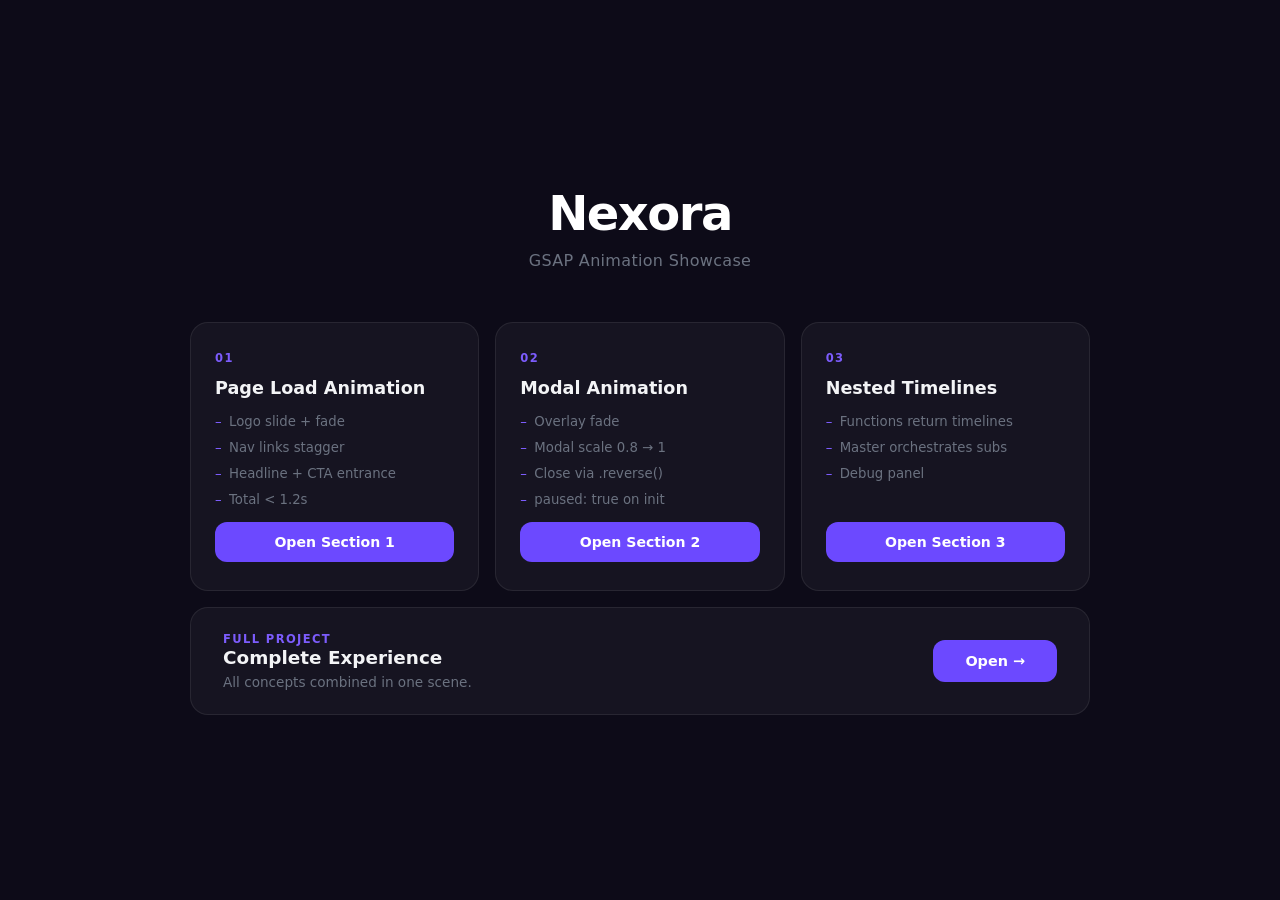
<file: index.html>
<!DOCTYPE html>
<html lang="en">

<head>
  <meta charset="UTF-8" />
  <meta name="viewport" content="width=device-width, initial-scale=1.0" />
  <title>Nexora</title>
  <link rel="icon" type="image/x-icon" href="Section 3 - Nested Timeline/img/logoo.ico" />
  <style>
    * {
      margin: 0;
      padding: 0;
      box-sizing: border-box;
    }

    body {
      background: #0d0b18;
      min-height: 100vh;
      display: flex;
      flex-direction: column;
      align-items: center;
      justify-content: center;
      padding: 60px 24px;
      font-family: 'Segoe UI', system-ui, -apple-system, sans-serif;
      color: #fff;
    }

    .hero {
      text-align: center;
      margin-bottom: 52px;
    }

    .hero h1 {
      font-size: 3rem;
      font-weight: 700;
      letter-spacing: -1.5px;
      margin-bottom: 10px;
    }

    .hero p {
      color: #6b7280;
      font-size: 1rem;
      font-weight: 400;
      letter-spacing: 0.02em;
    }

    .grid {
      display: grid;
      grid-template-columns: repeat(3, 1fr);
      gap: 16px;
      width: 100%;
      max-width: 900px;
    }

    .card {
      background: rgba(255, 255, 255, 0.04);
      border: 1px solid rgba(255, 255, 255, 0.08);
      border-radius: 18px;
      padding: 28px 24px;
      color: #fff;
      display: flex;
      flex-direction: column;
      gap: 12px;
      transition: border-color 0.25s, background 0.25s;
    }

    .card:hover {
      background: rgba(108, 73, 255, 0.07);
      border-color: rgba(108, 73, 255, 0.35);
    }

    .num {
      font-size: 0.72rem;
      color: #7c5cfc;
      font-weight: 600;
      letter-spacing: 0.12em;
      text-transform: uppercase;
    }

    .card h2 {
      font-size: 1.1rem;
      font-weight: 600;
      color: #f3f4f6;
      line-height: 1.3;
    }

    .tasks {
      display: flex;
      flex-direction: column;
      gap: 6px;
      flex: 1;
    }

    .t {
      font-size: 0.83rem;
      color: #6b7280;
      padding-left: 14px;
      position: relative;
      line-height: 1.5;
    }

    .t::before {
      content: '–';
      position: absolute;
      left: 0;
      color: #7c5cfc;
    }

    .btn {
      display: block;
      text-align: center;
      background: #6c49ff;
      color: #fff;
      font-size: 0.88rem;
      font-weight: 600;
      padding: 12px;
      border-radius: 12px;
      text-decoration: none;
      margin-top: auto;
      transition: background 0.2s, transform 0.15s;
    }

    .btn:hover {
      background: #7d5cff;
      transform: translateY(-2px);
    }

    /* Full-width bottom card */
    .full {
      grid-column: 1 / -1;
      display: flex;
      flex-direction: row;
      align-items: center;
      justify-content: space-between;
      gap: 16px;
      padding: 24px 32px;
    }

    .full-left h2 {
      font-size: 1.15rem;
      font-weight: 600;
      margin-bottom: 4px;
    }

    .full-left p {
      color: #6b7280;
      font-size: 0.85rem;
    }

    .btn-full {
      background: #6c49ff;
      color: #fff;
      font-size: 0.9rem;
      font-weight: 600;
      padding: 13px 32px;
      border-radius: 12px;
      text-decoration: none;
      white-space: nowrap;
      flex-shrink: 0;
      transition: background 0.2s, transform 0.15s;
    }

    .btn-full:hover {
      background: #7d5cff;
      transform: translateY(-2px);
    }

    @media (max-width: 640px) {
      .grid {
        grid-template-columns: 1fr;
      }

      .hero h1 {
        font-size: 2.2rem;
      }

      .full {
        flex-direction: column;
        align-items: flex-start;
      }
    }
  </style>
</head>

<body>
  <div class="hero">
    <h1>Nexora</h1>
    <p>GSAP Animation Showcase</p>
  </div>
  <div class="grid">
    <div class="card">
      <div class="num">01</div>
      <h2>Page Load Animation</h2>
      <div class="tasks">
        <span class="t">Logo slide + fade</span>
        <span class="t">Nav links stagger</span>
        <span class="t">Headline + CTA entrance</span>
        <span class="t">Total &lt; 1.2s</span>
      </div>
      <a class="btn" href="./Section 1 - Page Loading/">Open Section 1</a>
    </div>
    <div class="card">
      <div class="num">02</div>
      <h2>Modal Animation</h2>
      <div class="tasks">
        <span class="t">Overlay fade</span>
        <span class="t">Modal scale 0.8 → 1</span>
        <span class="t">Close via .reverse()</span>
        <span class="t">paused: true on init</span>
      </div>
      <a class="btn" href="./Section 2 - Modal/">Open Section 2</a>
    </div>
    <div class="card">
      <div class="num">03</div>
      <h2>Nested Timelines</h2>
      <div class="tasks">
        <span class="t">Functions return timelines</span>
        <span class="t">Master orchestrates subs</span>
        <span class="t">Debug panel</span>
      </div>
      <a class="btn" href="./Section 3 - Nested Timeline/">Open Section 3</a>
    </div>
    <div class="card full">
      <div class="full-left">
        <div class="num">Full Project</div>
        <h2>Complete Experience</h2>
        <p>All concepts combined in one scene.</p>
      </div>
      <a class="btn-full" href="./Full Project/">Open →</a>
    </div>
  </div>
</body>

</html>
</file>
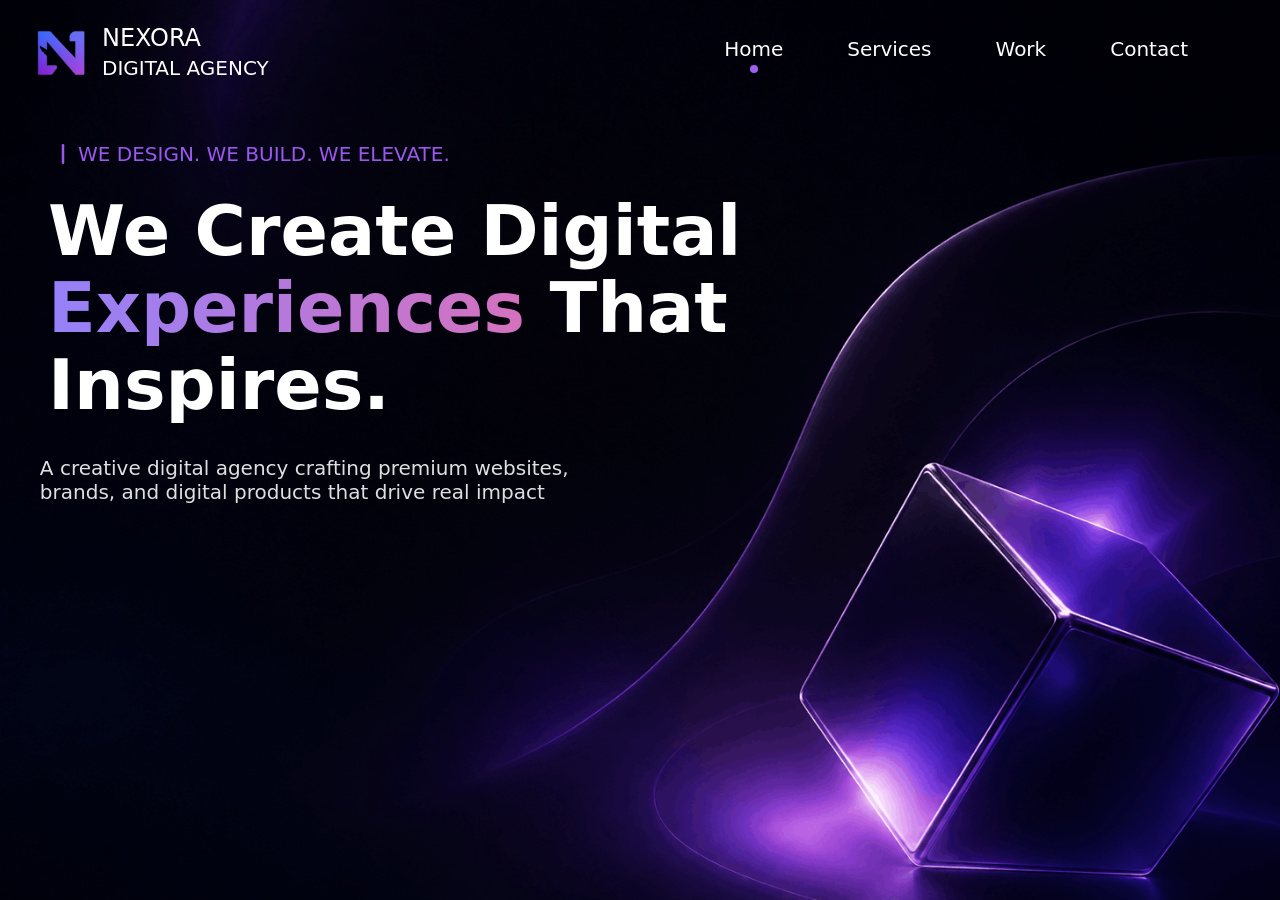
<file: Section 1 - Page Loading/index.html>
<!doctype html>
<html lang="en">
  <head>
    <meta charset="UTF-8" />
    <meta name="viewport" content="width=device-width, initial-scale=1.0" />
    <link rel="stylesheet" href="bootstrap-5.3.3-dist/css/bootstrap.min.css" />
    <link rel="stylesheet" href="style.css" />
    <link rel="icon" type="image/x-icon" href="img/logoo.ico" />
    <title>NEXORA</title>
  </head>

  <body>
    <!-- 
    TASK: Page Loading Animation using GSAP Timeline
    1. Initialize a GSAP Timeline with global defaults (ease and duration).
    2. Animate the Logo (slide down + fade in).
    3. Animate the Nav Links (fade in with a slight stagger).
    4. Animate the Main Headline (slide right + fade in).
    5. Animate the CTA Button (scale up + fade in).
    Constraint: Total duration must be under 1.2s. 
  -->

    <header
      class="pb-5 min-vh-100"
      style="
        background-image: url(img/Background.png);
        background-position: center center;
        background-size: cover;
      "
    >
      <!-- navbar -->
      <nav class="navbar navbar-expand-lg">
        <div class="container-fluid pt-3">
          <!-- logo -->
          <a class="text-white text-decoration-none ps-4" href="#">
            <div class="NexoraIcon d-flex align-items-center gap-3">
              <img src="img/logoo.png" alt="NEXORA" style="width: 50px" />

              <div>
                <h4 class="mb-0">NEXORA</h4>
                <p class="mb-0 lead">DIGITAL AGENCY</p>
              </div>
            </div>
          </a>
          <!-- collapse button -->
          <button
            class="navbar-toggler"
            type="button"
            data-bs-toggle="collapse"
            data-bs-target="#navbarSupportedContent"
            aria-controls="navbarSupportedContent"
            aria-expanded="false"
            aria-label="Toggle navigation"
          >
            <span
              class="navbar-toggler-icon"
              style="filter: invert(100%)"
            ></span>
          </button>
          <!-- navbar items -->
          <div class="collapse navbar-collapse" id="navbarSupportedContent">
            <ul class="navbar-nav ms-auto me-md-5">
              <li class="nav-item active px-4">
                <a class="nav-link text-white fs-5" aria-current="page" href="#"
                  >Home</a
                >
              </li>
              <li class="nav-item px-4">
                <a class="nav-link text-white fs-5" aria-current="page" href="#"
                  >Services</a
                >
              </li>
              <li class="nav-item px-4">
                <a class="nav-link text-white fs-5" aria-current="page" href="#"
                  >Work</a
                >
              </li>
              <li class="nav-item px-4">
                <a class="nav-link text-white fs-5" aria-current="page" href="#"
                  >Contact</a
                >
              </li>
            </ul>
          </div>
        </div>
      </nav>
      <div class="container-fluid pb-3">
        <div class="row">
          <div
            class="headerContent col-md-8 col-12 d-flex flex-column ps-md-5 px-3 pt-4"
          >
            <div class="Text1 pt-md-4 pt-5 d-flex align-items-center">
              <svg
                width="30px"
                height="30px"
                viewBox="0 0 24 24"
                fill="none"
                xmlns="http://www.w3.org/2000/svg"
              >
                <g id="Interface / Line_L">
                  <path
                    id="Vector"
                    d="M12 19V5"
                    stroke="#9a58ee"
                    stroke-width="2"
                    stroke-linecap="round"
                    stroke-linejoin="round"
                  />
                </g>
              </svg>
              <h5 style="color: #9a58ee; margin-bottom: 0">
                WE DESIGN. WE BUILD. WE ELEVATE.
              </h5>
            </div>
            <div class="HeadLine pt-md-4 pt-5">
              <p
                class="text-white"
                style="
                  font-size: clamp(32px, 6vw, 70px);
                  font-weight: 700;
                  line-height: 1.1;
                "
              >
                We Create Digital
                <span
                  style="
                    background: #9581f9;
                    background: linear-gradient(
                      to right,
                      #9581f9 0%,
                      #d571be 100%
                    );
                    -webkit-background-clip: text;
                    -webkit-text-fill-color: transparent;
                  "
                  >Experiences</span
                >
                That Inspires.
              </p>
            </div>
            <div class="Text2 pt-md-3 pt-4">
              <h5 class="text-light" style="font-size: clamp(16px, 3vw, 20px)">
                A creative digital agency crafting premium websites, <br />
                brands, and digital products that drive real impact
              </h5>
            </div>
            <!-- Button -->
            <div class="Button pt-md-3 pt-4">
              <button
                class="btn p-3 text-white CTA"
                style="
                  background: linear-gradient(90deg, #4f2cd9, #8d2ce2);
                  border-radius: 13px;
                "
              >
                Let's Build Something
                <svg
                  width="40px"
                  height="40px"
                  viewBox="0 0 24 24"
                  fill="none"
                  xmlns="http://www.w3.org/2000/svg"
                >
                  <path
                    d="M4 12H20M20 12L16 8M20 12L16 16"
                    stroke="#fff"
                    stroke-width="1"
                    stroke-linecap="round"
                    stroke-linejoin="round"
                  />
                </svg>
              </button>
            </div>
            <!-- Innovation Brands Section -->
            <div
              class="Brands mt-5 p-2 p-md-4 border rounded-4 d-inline-flex flex-column"
              style="max-width: fit-content;"
            >
              <div>
                <p class="text-white">TRUSTED BY INNOVATION BRANDS</p>
              </div>
              <!-- Brands -->
              <div class="row g-2 g-md-3 justify-content-center" style="max-width: fit-content;">
                <!-- Loom -->
                <div class="col-6 col-md-3 d-flex justify-content-center align-items-center gap-1">
                  <svg
                    class="brand-icon"
                    viewBox="0 0 16 16"
                    xmlns="http://www.w3.org/2000/svg"
                    fill="none"
                  >
                    <path
                      fill="#fff"
                      d="M15 7.222h-4.094l3.546-2.047-.779-1.35-3.545 2.048 2.046-3.546-1.349-.779L8.78 5.093V1H7.22v4.094L5.174 1.548l-1.348.779 2.046 3.545-3.545-2.046-.779 1.348 3.546 2.047H1v1.557h4.093l-3.545 2.047.779 1.35 3.545-2.047-2.047 3.545 1.35.779 2.046-3.546V15h1.557v-4.094l2.047 3.546 1.349-.779-2.047-3.546 3.545 2.047.779-1.349-3.545-2.046h4.093L15 7.222zm-7 2.896a2.126 2.126 0 110-4.252 2.126 2.126 0 010 4.252z"
                    />
                  </svg>
                  <p class="mb-0 text-white">Loom</p>
                </div>
                <!-- Slack -->
                <div class="col-6 col-md-3 d-flex justify-content-center align-items-center gap-1">
                  <svg
                    fill="#fff"
                    class="brand-icon"
                    viewBox="0 0 24 24"
                    role="img"
                    xmlns="http://www.w3.org/2000/svg"
                  >
                    <title>Slack icon</title>
                    <path
                      d="M5.042 15.165a2.528 2.528 0 0 1-2.52 2.523A2.528 2.528 0 0 1 0 15.165a2.527 2.527 0 0 1 2.522-2.52h2.52v2.52zM6.313 15.165a2.527 2.527 0 0 1 2.521-2.52 2.527 2.527 0 0 1 2.521 2.52v6.313A2.528 2.528 0 0 1 8.834 24a2.528 2.528 0 0 1-2.521-2.522v-6.313zM8.834 5.042a2.528 2.528 0 0 1-2.521-2.52A2.528 2.528 0 0 1 8.834 0a2.528 2.528 0 0 1 2.521 2.522v2.52H8.834zM8.834 6.313a2.528 2.528 0 0 1 2.521 2.521 2.528 2.528 0 0 1-2.521 2.521H2.522A2.528 2.528 0 0 1 0 8.834a2.528 2.528 0 0 1 2.522-2.521h6.312zM18.956 8.834a2.528 2.528 0 0 1 2.522-2.521A2.528 2.528 0 0 1 24 8.834a2.528 2.528 0 0 1-2.522 2.521h-2.522V8.834zM17.688 8.834a2.528 2.528 0 0 1-2.523 2.521 2.527 2.527 0 0 1-2.52-2.521V2.522A2.527 2.527 0 0 1 15.165 0a2.528 2.528 0 0 1 2.523 2.522v6.312zM15.165 18.956a2.528 2.528 0 0 1 2.523 2.522A2.528 2.528 0 0 1 15.165 24a2.527 2.527 0 0 1-2.52-2.522v-2.522h2.52zM15.165 17.688a2.527 2.527 0 0 1-2.52-2.523 2.526 2.526 0 0 1 2.52-2.52h6.313A2.527 2.527 0 0 1 24 15.165a2.528 2.528 0 0 1-2.522 2.523h-6.313z"
                    />
                  </svg>
                  <p class="mb-0 text-white">Slack</p>
                </div>
                <!-- Notion -->
                <div class="col-6 col-md-3 d-flex justify-content-center align-items-center gap-1">
                  <svg
                    class="brand-icon"
                    viewBox="0 0 32 32"
                    fill="none"
                    xmlns="http://www.w3.org/2000/svg"
                  >
                    <path
                      fill-rule="evenodd"
                      clip-rule="evenodd"
                      d="M5.716 29.2178L2.27664 24.9331C1.44913 23.9023 1 22.6346 1 21.3299V5.81499C1 3.86064 2.56359 2.23897 4.58071 2.10125L20.5321 1.01218C21.691 0.933062 22.8428 1.24109 23.7948 1.8847L29.3992 5.67391C30.4025 6.35219 31 7.46099 31 8.64426V26.2832C31 28.1958 29.4626 29.7793 27.4876 29.9009L9.78333 30.9907C8.20733 31.0877 6.68399 30.4237 5.716 29.2178Z"
                    />
                    <path
                      d="M11.2481 13.5787V13.3756C11.2481 12.8607 11.6605 12.4337 12.192 12.3982L16.0633 12.1397L21.417 20.0235V13.1041L20.039 12.9204V12.824C20.039 12.303 20.4608 11.8732 20.9991 11.8456L24.5216 11.6652V12.1721C24.5216 12.41 24.3446 12.6136 24.1021 12.6546L23.2544 12.798V24.0037L22.1906 24.3695C21.3018 24.6752 20.3124 24.348 19.8036 23.5803L14.6061 15.7372V23.223L16.2058 23.5291L16.1836 23.6775C16.1137 24.1423 15.7124 24.4939 15.227 24.5155L11.2481 24.6926C11.1955 24.1927 11.5701 23.7456 12.0869 23.6913L12.6103 23.6363V13.6552L11.2481 13.5787Z"
                      fill="#fff"
                    />
                    <path
                      fill-rule="evenodd"
                      clip-rule="evenodd"
                      d="M20.6749 2.96678L4.72347 4.05585C3.76799 4.12109 3.02734 4.88925 3.02734 5.81499V21.3299C3.02734 22.1997 3.32676 23.0448 3.87843 23.7321L7.3178 28.0167C7.87388 28.7094 8.74899 29.0909 9.65435 29.0352L27.3586 27.9454C28.266 27.8895 28.9724 27.1619 28.9724 26.2832V8.64426C28.9724 8.10059 28.6979 7.59115 28.2369 7.27951L22.6325 3.49029C22.0613 3.10413 21.3702 2.91931 20.6749 2.96678ZM5.51447 6.057C5.29261 5.89274 5.3982 5.55055 5.6769 5.53056L20.7822 4.44711C21.2635 4.41259 21.7417 4.54512 22.1309 4.82088L25.1617 6.96813C25.2767 7.04965 25.2228 7.22563 25.0803 7.23338L9.08387 8.10336C8.59977 8.12969 8.12193 7.98747 7.73701 7.7025L5.51447 6.057ZM8.33357 10.8307C8.33357 10.311 8.75341 9.88177 9.29027 9.85253L26.203 8.93145C26.7263 8.90296 27.1667 9.30534 27.1667 9.81182V25.0853C27.1667 25.604 26.7484 26.0328 26.2126 26.0633L9.40688 27.0195C8.8246 27.0527 8.33357 26.6052 8.33357 26.0415V10.8307Z"
                      fill="#fff"
                    />
                  </svg>
                  <p class="mb-0 text-white">Notion</p>
                </div>
                <!-- Github -->
                <div class="col-6 col-md-3 d-flex justify-content-center align-items-center gap-1">
                  <svg
                    class="brand-icon"
                    viewBox="0 0 24 24"
                    xmlns="http://www.w3.org/2000/svg"
                    fill="none"
                  >
                    <path
                      stroke="#fff"
                      stroke-linecap="round"
                      stroke-linejoin="round"
                      stroke-width="2"
                      d="M8.5 21c2-2-.5-6 3.5-6m0 0c-3 0-7-1-7-5 0-1.445.116-2.89.963-4V3L9 4.283C9.821 4.101 10.81 4 12 4s2.178.1 3 .283L18 3v2.952c.88 1.116 1 2.582 1 4.048 0 4-4 5-7 5Zm0 0c4 0 1.5 4 3.5 6M3 15c3 0 1.5 4 6 3"
                    />
                  </svg>
                  <p class="mb-0 text-white">Github</p>
                </div>
              </div>
            </div>
          </div>
        </div>
      </div>
    </header>
    <script src="bootstrap-5.3.3-dist/js/bootstrap.bundle.min.js"></script>
    <script src="GsapJS/gsap.min.js"></script>
    <script src="main.js"></script>
  </body>
</html>
</file>
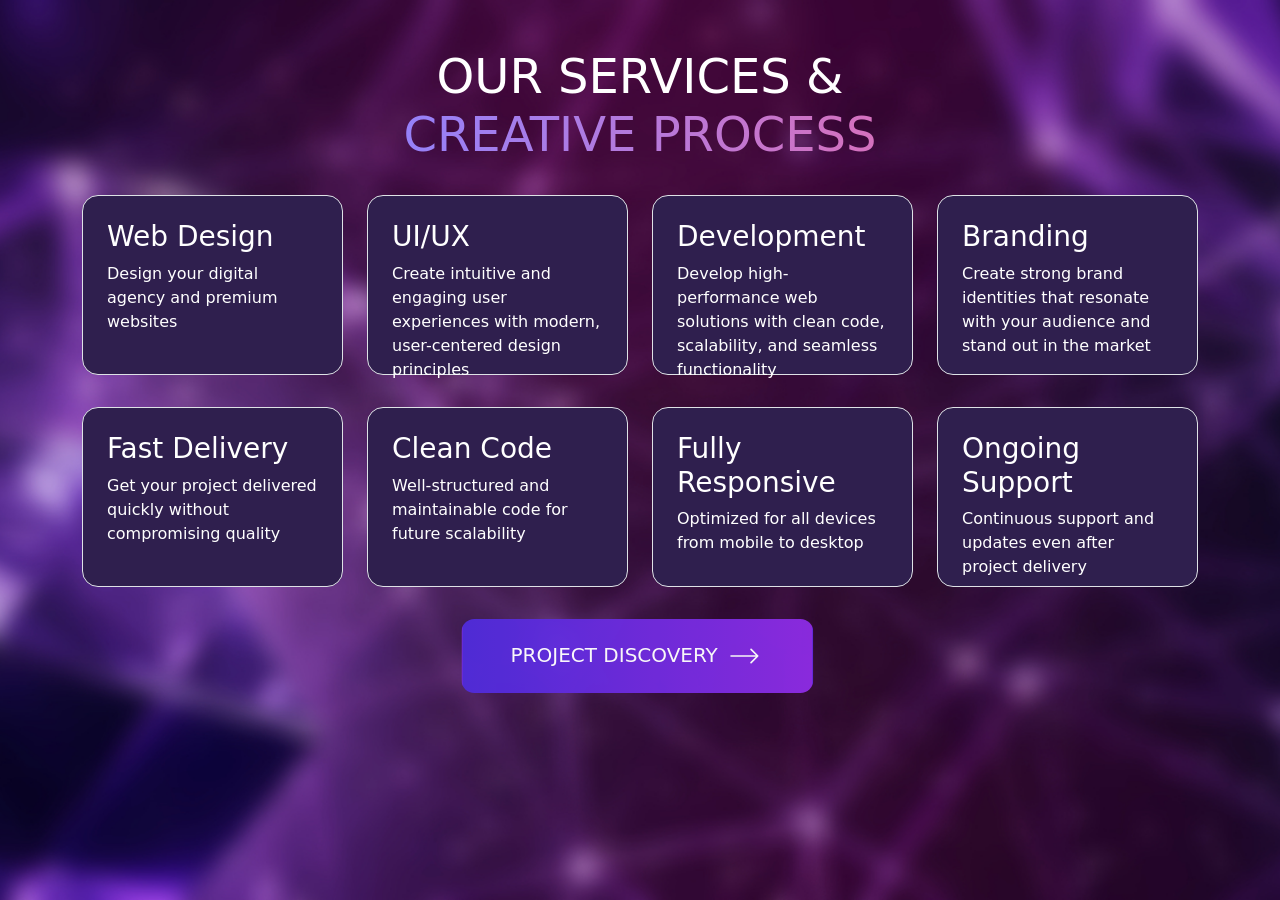
<file: Section 2 - Modal/index.html>
<!doctype html>
<html lang="en">
  <head>
    <meta charset="UTF-8" />
    <meta name="viewport" content="width=device-width, initial-scale=1.0" />
    <link rel="icon" type="image/x-icon" href="img/logoo.ico" />
    <link rel="stylesheet" href="bootstrap-5.3.3-dist/css/bootstrap.min.css" />
    <link rel="stylesheet" href="style.css" />
    <title>NEXORA</title>
  </head>
  <!-- 
      Task:
      Create a modal open/close animation.
      The modal should scale from 0.8 to 1 with opacity.
      The overlay should fade in at the same time.
      The close animation should be the same as open but using reverse(), not a separate animation.
      Use paused: true.
    -->
  <body>
    <div class="section2 min-vh-100 px-3 px-md-0">
      <div class="d-flex justify-content-center pt-5">
        <h2 id="ServicesHeadText" class="text-center text-white" style="font-size: 48px">
          OUR SERVICES & <br />
          <span
            style="
              background: #9581f9;
              background: linear-gradient(to right, #9581f9 0%, #d571be 100%);
              -webkit-background-clip: text;
              -webkit-text-fill-color: transparent;
            "
            >CREATIVE PROCESS</span
          >
        </h2>
      </div>
      <div class="container pt-4">
        <div class="row mb-lg-4 mb-md-1 mb-3">
          <div class="col-lg-3 col-md-6 col-12">
            <div
              id="service"
              class="text-white w-100 border rounded-4 p-4 mb-md-2 mb-3 mb-lg-2"
              style="background-color: #2f1f4e; height: 180px"
            >
              <h3>Web Design</h3>
              <p>Design your digital agency and premium websites</p>
            </div>
          </div>
          <div class="col-lg-3 col-md-6 col-12">
            <div
              id="service"
              class="text-white w-100 border rounded-4 p-4 mb-md-2 mb-3 mb-lg-2"
              style="background-color: #2f1f4e; height: 180px"
            >
              <h3>UI/UX</h3>
              <p>
                Create intuitive and engaging user experiences with modern,
                user-centered design principles
              </p>
            </div>
          </div>
          <div class="col-lg-3 col-md-6 col-12">
            <div
              id="service"
              class="text-white w-100 border rounded-4 p-4 mb-md-2 mb-3 mb-lg-2"
              style="background-color: #2f1f4e; height: 180px"
            >
              <h3>Development</h3>
              <p>
                Develop high-performance web solutions with clean code,
                scalability, and seamless functionality
              </p>
            </div>
          </div>
          <div class="col-lg-3 col-md-6 col-12">
            <div
              id="service"
              class="text-white w-100 border rounded-4 p-4 mb-md-2 mb-3 mb-lg-2"
              style="background-color: #2f1f4e; height: 180px"
            >
              <h3>Branding</h3>
              <p>
                Create strong brand identities that resonate with your audience
                and stand out in the market
              </p>
            </div>
          </div>
        </div>
        <div class="row mb-4">
          <div class="col-lg-3 col-md-6 col-12">
            <div
              id="service"
              class="text-white w-100 border rounded-4 p-4 mb-md-2 mb-3 mb-lg-2"
              style="background-color: #2f1f4e; height: 180px"
            >
              <h3>Fast Delivery</h3>
              <p>
                Get your project delivered quickly without compromising quality
              </p>
            </div>
          </div>
          <div class="col-lg-3 col-md-6 col-12">
            <div
              id="service"
              class="text-white w-100 border rounded-4 p-4 mb-md-2 mb-3 mb-lg-2"
              style="background-color: #2f1f4e; height: 180px"
            >
              <h3>Clean Code</h3>
              <p>
                Well-structured and maintainable code for future scalability
              </p>
            </div>
          </div>
          <div class="col-lg-3 col-md-6 col-12">
            <div
              id="service"
              class="text-white w-100 border rounded-4 p-4 mb-md-2 mb-3 mb-lg-2"
              style="background-color: #2f1f4e; height: 180px"
            >
              <h3>Fully Responsive</h3>
              <p>Optimized for all devices from mobile to desktop</p>
            </div>
          </div>
          <div class="col-lg-3 col-md-6 col-12">
            <div
              id="service"
              class="text-white w-100 border rounded-4 p-4 mb-md-2 mb-3 mb-lg-2"
              style="background-color: #2f1f4e; height: 180px"
            >
              <h3>Ongoing Support</h3>
              <p>Continuous support and updates even after project delivery</p>
            </div>
          </div>
        </div>
        <div class="d-flex justify-content-center pb-5">
          <button
            id="ServicesButton"
            class="btn p-3 fs-5 px-5 text-white modalButton"
            style="
              background: linear-gradient(90deg, #4f2cd9, #8d2ce2);
              border-radius: 13px;
            "
            type="button"
          >
            PROJECT DISCOVERY
            <svg
              width="40px"
              height="40px"
              viewBox="0 0 24 24"
              fill="none"
              xmlns="http://www.w3.org/2000/svg"
            >
              <path
                d="M4 12H20M20 12L16 8M20 12L16 16"
                stroke="#fff"
                stroke-width="1"
                stroke-linecap="round"
                stroke-linejoin="round"
              />
            </svg>
          </button>
        </div>
      </div>
    </div>

    <!-- Modal -->
    <div
      id="Modal"
      class="rounded-4"
      style="
        height: 650px;
        width: 90%;
        max-width: 500px;
        background-color: #ffffff;
        position: fixed;
        z-index: 999;
        top: 50%;
        left: 50%;
        transform: translate(-50%, -50%);
        visibility: hidden;
        overflow-y: auto;
      "
    >
      <div class="d-flex justify-content-end pt-2">
        <button class="btn modalButtonBack">
          <svg
            width="25px"
            height="25px"
            viewBox="-0.5 0 25 25"
            fill="none"
            xmlns="http://www.w3.org/2000/svg"
          >
            <path
              d="M3 21.32L21 3.32001"
              stroke="#000000"
              stroke-width="1.5"
              stroke-linecap="round"
              stroke-linejoin="round"
            />
            <path
              d="M3 3.32001L21 21.32"
              stroke="#000000"
              stroke-width="1.5"
              stroke-linecap="round"
              stroke-linejoin="round"
            />
          </svg>
        </button>
      </div>
      <div class="w-100 d-flex justify-content-center align-items-center pb-3">
        <div
          class="d-flex justify-content-center align-items-center pe-1"
          style="
            width: 50px;
            height: 50px;
            background-color: #f8f7fe;
            border-radius: 50%;
            border-color: #ece8fd;
            border-style: solid;
            border-width: 1px;
          "
        >
          <svg
            fill="#2f1f4e"
            height="30px"
            width="30px"
            version="1.1"
            id="Capa_1"
            xmlns="http://www.w3.org/2000/svg"
            xmlns:xlink="http://www.w3.org/1999/xlink"
            viewBox="0 0 189.473 189.473"
            xml:space="preserve"
          >
            <g>
              <path
                d="M152.531,179.476c-1.48,0-2.95-0.438-4.211-1.293l-47.641-32.316l-25.552,18.386c-2.004,1.441-4.587,1.804-6.914,0.972
                  c-2.324-0.834-4.089-2.759-4.719-5.146l-12.83-48.622L4.821,93.928c-2.886-1.104-4.8-3.865-4.821-6.955
                  c-0.021-3.09,1.855-5.877,4.727-7.02l174.312-69.36c0.791-0.336,1.628-0.53,2.472-0.582c0.302-0.018,0.605-0.018,0.906-0.001
                  c1.748,0.104,3.465,0.816,4.805,2.13c0.139,0.136,0.271,0.275,0.396,0.42c1.11,1.268,1.72,2.814,1.835,4.389
                  c0.028,0.396,0.026,0.797-0.009,1.198c-0.024,0.286-0.065,0.571-0.123,0.854L159.898,173.38c-0.473,2.48-2.161,4.556-4.493,5.523
                  C154.48,179.287,153.503,179.476,152.531,179.476z M104.862,130.579l42.437,28.785L170.193,39.24l-82.687,79.566l17.156,11.638
                  C104.731,130.487,104.797,130.533,104.862,130.579z M69.535,124.178l5.682,21.53l12.242-8.809l-16.03-10.874
                  C70.684,125.521,70.046,124.893,69.535,124.178z M28.136,86.782l31.478,12.035c2.255,0.862,3.957,2.758,4.573,5.092l3.992,15.129
                  c0.183-1.745,0.974-3.387,2.259-4.624L149.227,38.6L28.136,86.782z"
              />
            </g>
          </svg>
        </div>
      </div>
      <div class="text-center">
        <h3>Let's Start Your Project</h3>
        <p>
          Tell us a few details about your project <br />
          we'll get back to you with the best solution.
        </p>
      </div>
      <form class="row g-3 mx-3">
        <div class="col-md-6">
          <label for="inputName" class="form-label">Your Name</label>
          <input type="text" class="form-control" id="inputName" />
        </div>
        <div class="col-md-6">
          <label for="inputEmail" class="form-label">Your Email</label>
          <input type="email" class="form-control" id="inputEmail" />
        </div>
        <div class="col-12">
          <label for="inputProjectType" class="form-label">Project Type</label>
          <select id="inputProjectType" class="form-select">
            <option selected disabled value="">Choose project type...</option>
            <option value="web">Web Development</option>
            <option value="mobile">Mobile Application</option>
            <option value="uiux">UI/UX Design</option>
            <option value="branding">Branding & Logo</option>
            <option value="marketing">Digital Marketing</option>
            <option value="other">Other</option>
          </select>
        </div>
        <div class="col-12">
          <label for="inputAbout" class="form-label"
            >Tell us about your Project</label
          >
          <textarea
            class="form-control"
            id="inputAbout"
            placeholder="Write a brief about your project..."
            style="max-height: 120px; min-height: 80px; resize: vertical"
          ></textarea>
        </div>
        <div class="col-12 d-flex justify-content-center">
          <button
            type="submit"
            class="btn w-100 text-white"
            style="background-color: #6c41d2"
          >
            Send Project Request
          </button>
        </div>
        <div class="col-12 text-center text-muted">
          <p>Your Information is safe with us.</p>
        </div>
      </form>
    </div>

    <script src="bootstrap-5.3.3-dist/js/bootstrap.bundle.min.js"></script>
    <script src="GsapJS/gsap.min.js"></script>
    <script src="main.js"></script>
  </body>
</html>
</file>
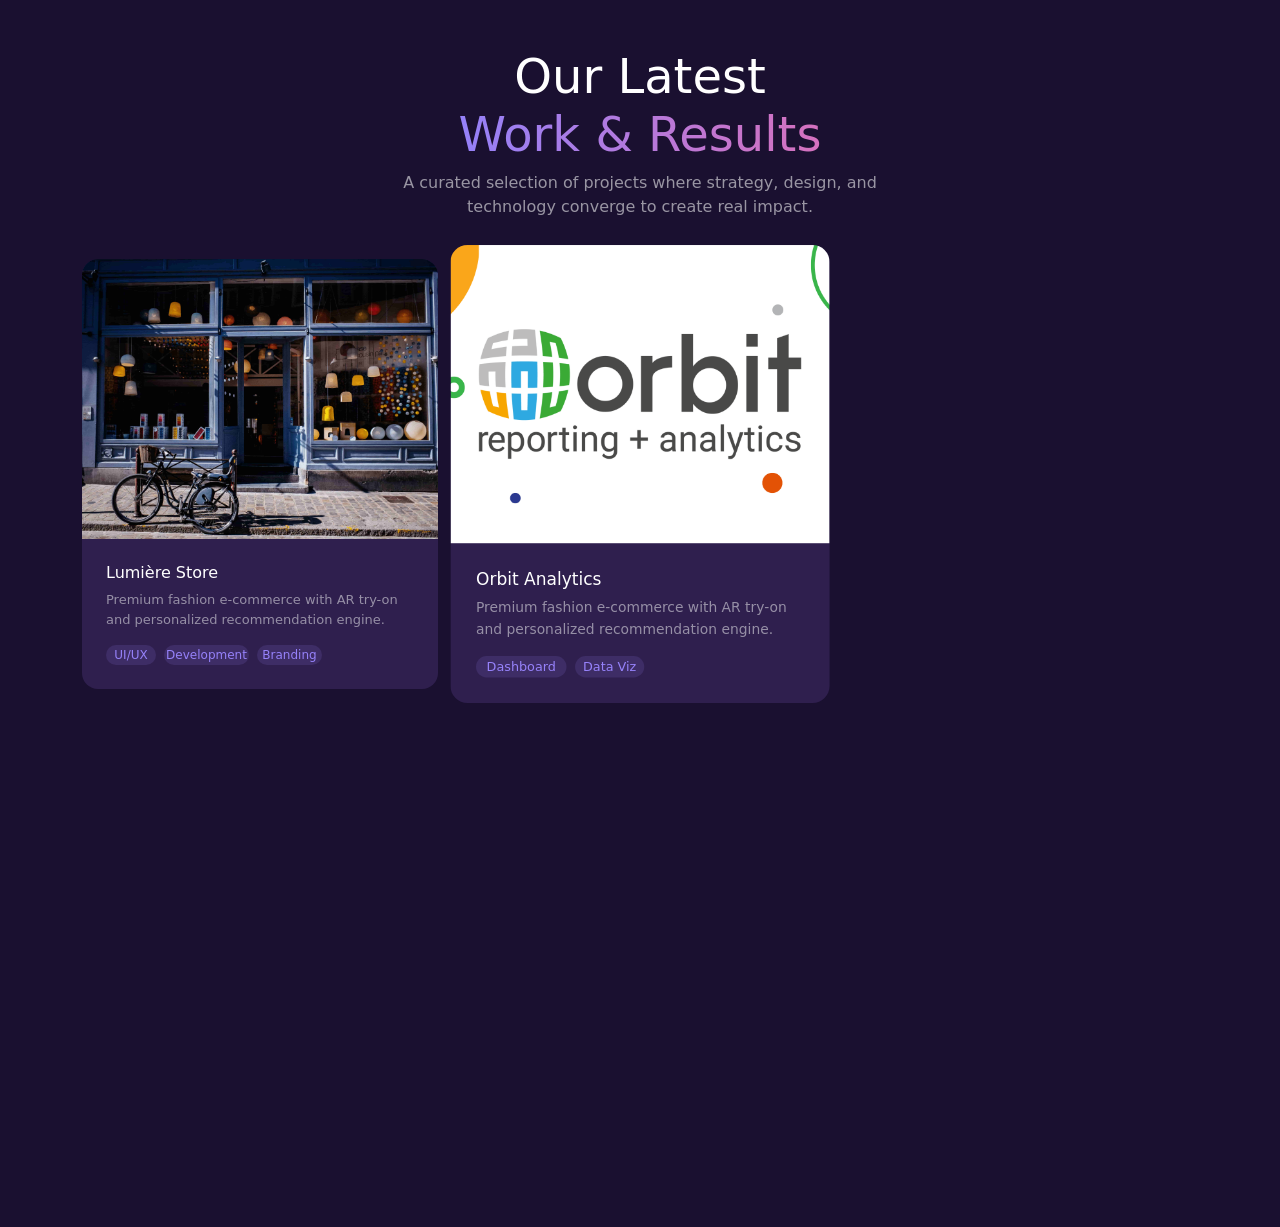
<file: Section 3 - Nested Timeline/index.html>
<!doctype html>
<html lang="en">
  <head>
    <meta charset="UTF-8" />
    <meta name="viewport" content="width=device-width, initial-scale=1.0" />
    <link rel="icon" type="image/x-icon" href="img/logoo.ico" />
    <link rel="stylesheet" href="bootstrap-5.3.3-dist/css/bootstrap.min.css" />
    <link rel="stylesheet" href="style.css" />
    <title>NEXORA</title>
  </head>

  <body>
    <!-- Exercise 3 -->
    <div class="Section3 min-vh-100 vw-100 px-3 px-md-0">
      <div class="d-flex justify-content-center pt-5 flex-column">
        <h2 class="Sec3Header text-center text-white" style="font-size: 48px">
          Our Latest <br />
          <span
            style="
              background: #9581f9;
              background: linear-gradient(to right, #9581f9 0%, #d571be 100%);
              -webkit-background-clip: text;
              -webkit-text-fill-color: transparent;
            "
            >Work & Results</span
          >
        </h2>
        <p class="Sec3Paragragh text-center" style="color: #9995a3">
          A curated selection of projects where strategy, design, and<br />
          technology converge to create real impact.
        </p>
      </div>
      <div class="container py-4">
        <div class="row mb-lg-4 mb-md-1 mb-3">
          <!-- Lumiere Store -->
          <div class="col-md-4 col-12">
            <div
              class="Sec3Item text-white w-100 rounded-4 mb-md-2 mb-3 mb-lg-2 overflow-hidden"
              style="background-color: #2f1f4e"
            >
              <div class="LumiereStoreIMG"></div>
              <div class="p-4">
                <h6 style="font-size: 16px">Lumière Store</h6>
                <p style="color: #968fa6; font-size: 13px">
                  Premium fashion e-commerce with AR try-on and personalized
                  recommendation engine.
                </p>
                <div class="d-flex gap-2">
                  <div
                    style="width: 50px; height: 20px; background-color: #3e2d66"
                    class="rounded-pill d-flex justify-content-center align-items-center"
                  >
                    <p class="m-0" style="font-size: 12px; color: #9682fa">
                      UI/UX
                    </p>
                  </div>
                  <div
                    style="width: 85px; height: 20px; background-color: #3e2d66"
                    class="rounded-pill d-flex justify-content-center align-items-center"
                  >
                    <p class="m-0" style="font-size: 12px; color: #9682fa">
                      Development
                    </p>
                  </div>
                  <div
                    style="width: 65px; height: 20px; background-color: #3e2d66"
                    class="rounded-pill d-flex justify-content-center align-items-center"
                  >
                    <p class="m-0" style="font-size: 12px; color: #9682fa">
                      Branding
                    </p>
                  </div>
                </div>
              </div>
            </div>
          </div>
          <!--  Orbit Analytics -->
          <div class="col-md-4 col-12">
            <div
              class="Sec3Item text-white w-100 rounded-4 mb-md-2 mb-3 mb-lg-2 overflow-hidden"
              style="background-color: #2f1f4e"
            >
              <div class="OrbitAnalyticsIMG"></div>
              <div class="p-4">
                <h6 style="font-size: 16px">Orbit Analytics</h6>
                <p style="color: #968fa6; font-size: 13px">
                  Premium fashion e-commerce with AR try-on and personalized
                  recommendation engine.
                </p>
                <div class="d-flex gap-2">
                  <div
                    style="width: 85px; height: 20px; background-color: #3e2d66"
                    class="rounded-pill d-flex justify-content-center align-items-center"
                  >
                    <p class="m-0" style="font-size: 12px; color: #9682fa">
                      Dashboard
                    </p>
                  </div>
                  <div
                    style="width: 65px; height: 20px; background-color: #3e2d66"
                    class="rounded-pill d-flex justify-content-center align-items-center"
                  >
                    <p class="m-0" style="font-size: 12px; color: #9682fa">
                      Data Viz
                    </p>
                  </div>
                </div>
              </div>
            </div>
          </div>
          <!-- Velour Hotels -->
          <div class="col-md-4 col-12">
            <div
              class="Sec3Item text-white w-100 rounded-4 mb-md-2 mb-3 mb-lg-2 overflow-hidden"
              style="background-color: #2f1f4e"
            >
              <div class="VelourHotelsIMG"></div>
              <div class="p-4">
                <h6 style="font-size: 16px">Velour Hotels</h6>
                <p style="color: #968fa6; font-size: 13px">
                  Luxury hotel booking experience with immersive 3D room
                  previews and smart pricing.
                </p>
                <div class="d-flex gap-2">
                  <div
                    style="width: 80px; height: 20px; background-color: #3e2d66"
                    class="rounded-pill d-flex justify-content-center align-items-center"
                  >
                    <p class="m-0" style="font-size: 12px; color: #9682fa">
                      Web Design
                    </p>
                  </div>
                  <div
                    style="width: 65px; height: 20px; background-color: #3e2d66"
                    class="rounded-pill d-flex justify-content-center align-items-center"
                  >
                    <p class="m-0" style="font-size: 12px; color: #9682fa">
                      Branding
                    </p>
                  </div>
                </div>
              </div>
            </div>
          </div>
        </div>
        <div class="row mb-4">
          <!-- Pathfinder LMS -->
          <div class="col-md-4 col-12">
            <div
              class="Sec3Item text-white w-100 rounded-4 mb-md-2 mb-3 mb-lg-2 overflow-hidden"
              style="background-color: #2f1f4e"
            >
              <div class="PathfinderLMSIMG"></div>
              <div class="p-4">
                <h6 style="font-size: 16px">Pathfinder LMS</h6>
                <p style="color: #968fa6; font-size: 13px">
                  Adaptive learning platform with gamification layer and instructor live tools.
                </p>
                <div class="d-flex gap-2">
                  <div
                    style="width: 50px; height: 20px; background-color: #3e2d66"
                    class="rounded-pill d-flex justify-content-center align-items-center"
                  >
                    <p class="m-0" style="font-size: 12px; color: #9682fa">
                      UI/UX
                    </p>
                  </div>
                  <div
                    style="width: 85px; height: 20px; background-color: #3e2d66"
                    class="rounded-pill d-flex justify-content-center align-items-center"
                  >
                    <p class="m-0" style="font-size: 12px; color: #9682fa">
                      Development
                    </p>
                  </div>
                </div>
              </div>
            </div>
          </div>
          <!--  Nova Launch -->
          <div class="col-md-4 col-12">
            <div
              class="Sec3Item text-white w-100 rounded-4 mb-md-2 mb-3 mb-lg-2 overflow-hidden"
              style="background-color: #2f1f4e"
            >
              <div class="NovaLaunchIMG"></div>
              <div class="p-4">
                <h6 style="font-size: 16px">Nova Launch</h6>
                <p style="color: #968fa6; font-size: 13px">
                  End-to-end brand identity and digital presence for a Series A fintech startup.
                </p>
                <div class="d-flex gap-2">
                  <div
                    style="width: 65px; height: 20px; background-color: #3e2d66"
                    class="rounded-pill d-flex justify-content-center align-items-center"
                  >
                    <p class="m-0" style="font-size: 12px; color: #9682fa">
                      Branding
                    </p>
                  </div>
                  <div
                    style="width: 80px; height: 20px; background-color: #3e2d66"
                    class="rounded-pill d-flex justify-content-center align-items-center"
                  >
                    <p class="m-0" style="font-size: 12px; color: #9682fa">
                      Web Design
                    </p>
                  </div>
                </div>
              </div>
            </div>
          </div>
          <!-- Medi Connect -->
          <div class="col-md-4 col-12">
            <div
              class="Sec3Item text-white w-100 rounded-4 mb-md-2 mb-3 mb-lg-2 overflow-hidden"
              style="background-color: #2f1f4e"
            >
              <div class="MediConnectIMG"></div>
              <div class="p-4">
                <h6 style="font-size: 16px">Medi Connect</h6>
                <p style="color: #968fa6; font-size: 13px">
                  Patient-facing telemedicine app with secure video, scheduling and prescriptions.
                </p>
                <div class="d-flex gap-2">
                  <div
                    style="width: 70px; height: 20px; background-color: #3e2d66"
                    class="rounded-pill d-flex justify-content-center align-items-center"
                  >
                    <p class="m-0" style="font-size: 12px; color: #9682fa">
                      Mobile
                    </p>
                  </div>
                  <div
                    style="width: 55px; height: 20px; background-color: #3e2d66"
                    class="rounded-pill d-flex justify-content-center align-items-center"
                  >
                    <p class="m-0" style="font-size: 12px; color: #9682fa">
                      UI/UX
                    </p>
                  </div>
                  <div
                    style="width: 85px; height: 20px; background-color: #3e2d66"
                    class="rounded-pill d-flex justify-content-center align-items-center"
                  >
                    <p class="m-0" style="font-size: 12px; color: #9682fa">
                      Development
                    </p>
                  </div>
                </div>
              </div>
            </div>
          </div>
        </div>
      </div>
    </div>
    
    <script src="bootstrap-5.3.3-dist/js/bootstrap.bundle.min.js"></script>
    <script src="GsapJS/gsap.min.js"></script>
    <script src="main.js"></script>
  </body>
</html>
</file>
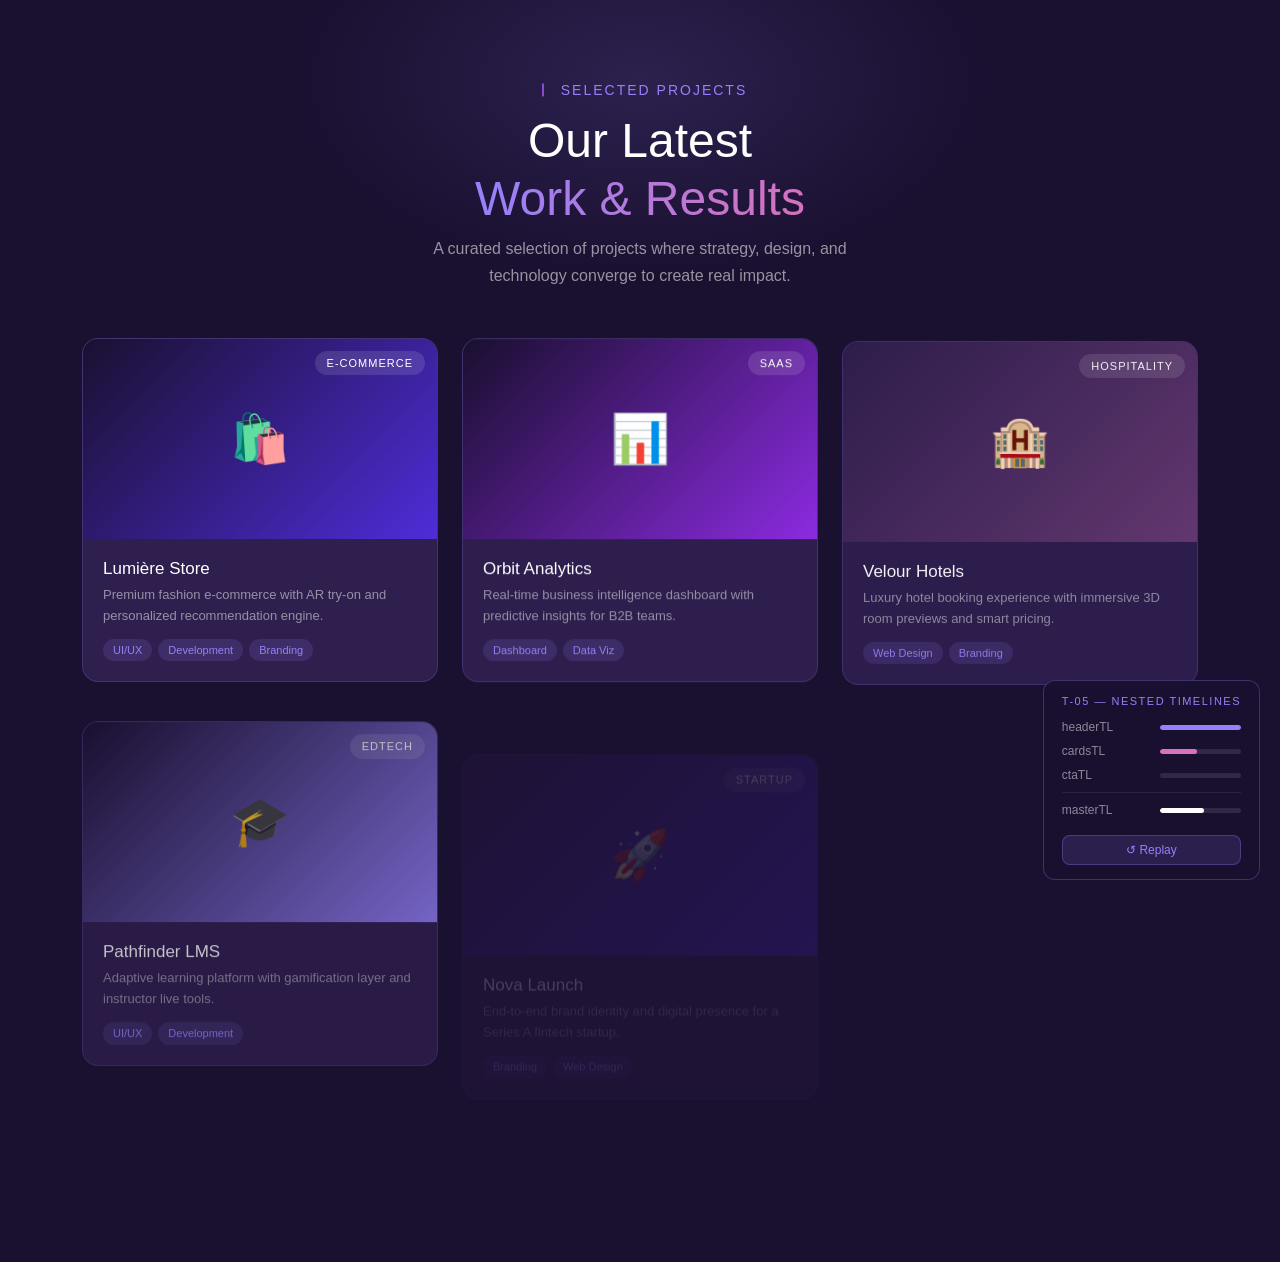
<file: Full Project/img/nexora-work-section.html>
<!doctype html>
<html lang="en">
  <head>
    <meta charset="UTF-8" />
    <meta name="viewport" content="width=device-width, initial-scale=1.0" />
    <title>NEXORA — Our Work Section (T-05 Demo)</title>
    <link
      rel="stylesheet"
      href="https://cdnjs.cloudflare.com/ajax/libs/bootstrap/5.3.3/css/bootstrap.min.css"
    />
    <style>
      /* ─── NEXORA Brand Tokens ─── */
      :root {
        --brand-purple:   #9581f9;
        --brand-pink:     #d571be;
        --brand-dark:     #2f1f4e;
        --brand-darker:   #1a1030;
        --brand-card-bg:  #2f1f4e;
        --grad-cta:       linear-gradient(90deg, #4f2cd9, #8d2ce2);
        --grad-text:      linear-gradient(to right, #9581f9 0%, #d571be 100%);
      }

      body {
        background-color: var(--brand-darker);
        font-family: "Segoe UI", sans-serif;
      }

      /* ─── Section ─── */
      .section-work {
        min-height: 100vh;
        background-color: #1a1030;
        padding: 80px 0 60px;
        position: relative;
        overflow: hidden;
      }

      /* subtle radial glow behind the heading */
      .section-work::before {
        content: "";
        position: absolute;
        top: -120px;
        left: 50%;
        transform: translateX(-50%);
        width: 700px;
        height: 400px;
        background: radial-gradient(ellipse at center, rgba(149,129,249,.15) 0%, transparent 70%);
        pointer-events: none;
      }

      /* ─── Section header ─── */
      .work-eyebrow {
        display: flex;
        align-items: center;
        justify-content: center;
        gap: 8px;
        margin-bottom: 12px;
      }
      .work-eyebrow h5 {
        color: var(--brand-purple);
        margin: 0;
        font-size: 14px;
        letter-spacing: 2px;
        text-transform: uppercase;
      }
      #workHeadText {
        font-size: 48px;
        color: #fff;
        text-align: center;
      }
      .grad-text {
        background: var(--grad-text);
        -webkit-background-clip: text;
        -webkit-text-fill-color: transparent;
      }
      #workSubText {
        text-align: center;
        color: rgba(255,255,255,.55);
        max-width: 480px;
        margin: 0 auto 48px;
        line-height: 1.7;
      }

      /* ─── Project Cards ─── */
      .project-card {
        background: var(--brand-card-bg);
        border: 1px solid rgba(149,129,249,.2);
        border-radius: 16px;
        overflow: hidden;
        cursor: pointer;
        transition: border-color .3s;
        margin-bottom: 24px;
      }
      .project-card:hover {
        border-color: rgba(149,129,249,.6);
      }

      .card-thumb {
        height: 200px;
        display: flex;
        align-items: center;
        justify-content: center;
        font-size: 48px;
        position: relative;
        overflow: hidden;
      }
      /* unique gradient per card via inline style added below */

      .card-badge {
        position: absolute;
        top: 12px;
        right: 12px;
        background: rgba(255,255,255,.12);
        backdrop-filter: blur(8px);
        border-radius: 20px;
        padding: 4px 12px;
        font-size: 11px;
        color: #fff;
        letter-spacing: 1px;
        text-transform: uppercase;
      }

      .card-body-custom {
        padding: 20px;
      }
      .card-body-custom h5 {
        color: #fff;
        margin-bottom: 6px;
        font-size: 17px;
      }
      .card-body-custom p {
        color: rgba(255,255,255,.5);
        font-size: 13px;
        margin-bottom: 12px;
        line-height: 1.6;
      }
      .card-tags {
        display: flex;
        flex-wrap: wrap;
        gap: 6px;
      }
      .tag {
        background: rgba(149,129,249,.15);
        color: var(--brand-purple);
        border-radius: 20px;
        padding: 3px 10px;
        font-size: 11px;
      }

      /* ─── CTA Row ─── */
      #workCTA {
        text-align: center;
        padding-top: 16px;
      }
      .btn-cta {
        background: var(--grad-cta);
        border: none;
        border-radius: 13px;
        color: #fff;
        padding: 14px 40px;
        font-size: 17px;
        display: inline-flex;
        align-items: center;
        gap: 10px;
        cursor: pointer;
      }
      .btn-cta:hover { opacity: .9; }

      #workFootNote {
        color: rgba(255,255,255,.3);
        font-size: 13px;
        margin-top: 12px;
      }

      /* ─── T-05 Debug Panel (shows the concept visually) ─── */
      .debug-panel {
        position: fixed;
        bottom: 20px;
        right: 20px;
        background: rgba(26,16,48,.9);
        border: 1px solid rgba(149,129,249,.3);
        border-radius: 12px;
        padding: 14px 18px;
        color: rgba(255,255,255,.7);
        font-size: 12px;
        z-index: 9999;
        min-width: 210px;
        backdrop-filter: blur(10px);
      }
      .debug-panel h6 {
        color: var(--brand-purple);
        font-size: 11px;
        letter-spacing: 1.5px;
        text-transform: uppercase;
        margin-bottom: 10px;
      }
      .tl-row {
        display: flex;
        align-items: center;
        gap: 8px;
        margin-bottom: 6px;
      }
      .tl-label { width: 90px; color: rgba(255,255,255,.5); }
      .tl-bar-bg {
        flex: 1;
        height: 5px;
        background: rgba(255,255,255,.1);
        border-radius: 10px;
        overflow: hidden;
      }
      .tl-bar-fill {
        height: 100%;
        border-radius: 10px;
        width: 0%;
        transition: width .1s linear;
      }
      .fill-header { background: var(--brand-purple); }
      .fill-cards  { background: var(--brand-pink); }
      .fill-cta    { background: linear-gradient(90deg,var(--brand-purple),var(--brand-pink)); }
      .fill-master { background: #fff; }

      .replay-btn {
        width: 100%;
        margin-top: 10px;
        background: rgba(149,129,249,.15);
        border: 1px solid rgba(149,129,249,.3);
        border-radius: 8px;
        color: var(--brand-purple);
        font-size: 12px;
        padding: 5px 0;
        cursor: pointer;
      }
      .replay-btn:hover { background: rgba(149,129,249,.25); }
    </style>
  </head>
  <body>

    <!-- ═══════════════════════════════════════════
         OUR WORK SECTION
    ════════════════════════════════════════════ -->
    <section class="section-work">
      <div class="container">

        <!-- ① HEADER sub-timeline target -->
        <div id="workHeader">
          <div class="work-eyebrow">
            <svg width="20" height="20" viewBox="0 0 24 24" fill="none">
              <path d="M12 19V5" stroke="#9a58ee" stroke-width="2"
                    stroke-linecap="round"/>
            </svg>
            <h5>SELECTED PROJECTS</h5>
          </div>
          <h2 id="workHeadText">
            Our Latest<br/>
            <span class="grad-text">Work & Results</span>
          </h2>
          <p id="workSubText">
            A curated selection of projects where strategy,
            design, and technology converge to create real impact.
          </p>
        </div>

        <!-- ② CARDS sub-timeline targets -->
        <div class="row" id="workCards">

          <div class="col-lg-4 col-md-6 col-12 work-card-col">
            <div class="project-card">
              <div class="card-thumb"
                   style="background: linear-gradient(135deg,#1a1030,#4f2cd9)">
                <span>🛍️</span>
                <span class="card-badge">E-Commerce</span>
              </div>
              <div class="card-body-custom">
                <h5>Lumière Store</h5>
                <p>Premium fashion e-commerce with AR try-on and personalized recommendation engine.</p>
                <div class="card-tags">
                  <span class="tag">UI/UX</span>
                  <span class="tag">Development</span>
                  <span class="tag">Branding</span>
                </div>
              </div>
            </div>
          </div>

          <div class="col-lg-4 col-md-6 col-12 work-card-col">
            <div class="project-card">
              <div class="card-thumb"
                   style="background: linear-gradient(135deg,#1a1030,#8d2ce2)">
                <span>📊</span>
                <span class="card-badge">SaaS</span>
              </div>
              <div class="card-body-custom">
                <h5>Orbit Analytics</h5>
                <p>Real-time business intelligence dashboard with predictive insights for B2B teams.</p>
                <div class="card-tags">
                  <span class="tag">Dashboard</span>
                  <span class="tag">Data Viz</span>
                </div>
              </div>
            </div>
          </div>

          <div class="col-lg-4 col-md-6 col-12 work-card-col">
            <div class="project-card">
              <div class="card-thumb"
                   style="background: linear-gradient(135deg,#2f1f4e,#d571be55)">
                <span>🏨</span>
                <span class="card-badge">Hospitality</span>
              </div>
              <div class="card-body-custom">
                <h5>Velour Hotels</h5>
                <p>Luxury hotel booking experience with immersive 3D room previews and smart pricing.</p>
                <div class="card-tags">
                  <span class="tag">Web Design</span>
                  <span class="tag">Branding</span>
                </div>
              </div>
            </div>
          </div>

          <div class="col-lg-4 col-md-6 col-12 work-card-col">
            <div class="project-card">
              <div class="card-thumb"
                   style="background: linear-gradient(135deg,#1a1030,#9581f9)">
                <span>🎓</span>
                <span class="card-badge">EdTech</span>
              </div>
              <div class="card-body-custom">
                <h5>Pathfinder LMS</h5>
                <p>Adaptive learning platform with gamification layer and instructor live tools.</p>
                <div class="card-tags">
                  <span class="tag">UI/UX</span>
                  <span class="tag">Development</span>
                </div>
              </div>
            </div>
          </div>

          <div class="col-lg-4 col-md-6 col-12 work-card-col">
            <div class="project-card">
              <div class="card-thumb"
                   style="background: linear-gradient(135deg,#2f1f4e,#4f2cd9)">
                <span>🚀</span>
                <span class="card-badge">Startup</span>
              </div>
              <div class="card-body-custom">
                <h5>Nova Launch</h5>
                <p>End-to-end brand identity and digital presence for a Series A fintech startup.</p>
                <div class="card-tags">
                  <span class="tag">Branding</span>
                  <span class="tag">Web Design</span>
                </div>
              </div>
            </div>
          </div>

          <div class="col-lg-4 col-md-6 col-12 work-card-col">
            <div class="project-card">
              <div class="card-thumb"
                   style="background: linear-gradient(135deg,#1a1030,#d571be)">
                <span>🏥</span>
                <span class="card-badge">HealthTech</span>
              </div>
              <div class="card-body-custom">
                <h5>Medi Connect</h5>
                <p>Patient-facing telemedicine app with secure video, scheduling and prescriptions.</p>
                <div class="card-tags">
                  <span class="tag">Mobile</span>
                  <span class="tag">UI/UX</span>
                  <span class="tag">Development</span>
                </div>
              </div>
            </div>
          </div>

        </div><!-- /row -->

        <!-- ③ CTA sub-timeline target -->
        <div id="workCTA">
          <button class="btn-cta">
            View All Projects
            <svg width="36" height="36" viewBox="0 0 24 24" fill="none">
              <path d="M4 12H20M20 12L16 8M20 12L16 16"
                    stroke="#fff" stroke-width="1.5"
                    stroke-linecap="round" stroke-linejoin="round"/>
            </svg>
          </button>
          <p id="workFootNote">50+ projects delivered across 12 industries</p>
        </div>

      </div><!-- /container -->
    </section><!-- /section-work -->


    <!-- ═══ T-05 Debug Panel ═══ -->
    <div class="debug-panel" id="debugPanel">
      <h6>T-05 — Nested Timelines</h6>
      <div class="tl-row">
        <span class="tl-label">headerTL</span>
        <div class="tl-bar-bg"><div class="tl-bar-fill fill-header" id="bar-header"></div></div>
      </div>
      <div class="tl-row">
        <span class="tl-label">cardsTL</span>
        <div class="tl-bar-bg"><div class="tl-bar-fill fill-cards" id="bar-cards"></div></div>
      </div>
      <div class="tl-row">
        <span class="tl-label">ctaTL</span>
        <div class="tl-bar-bg"><div class="tl-bar-fill fill-cta" id="bar-cta"></div></div>
      </div>
      <div class="tl-row" style="margin-top:8px;border-top:1px solid rgba(255,255,255,.08);padding-top:8px">
        <span class="tl-label">masterTL</span>
        <div class="tl-bar-bg"><div class="tl-bar-fill fill-master" id="bar-master"></div></div>
      </div>
      <button class="replay-btn" id="replayBtn">↺ Replay</button>
    </div>


    <!-- ═══ Scripts ═══ -->
    <script src="https://cdnjs.cloudflare.com/ajax/libs/bootstrap/5.3.3/js/bootstrap.bundle.min.js"></script>
    <script src="https://cdn.jsdelivr.net/npm/gsap@3.14.1/dist/gsap.min.js"></script>
    <script>
    /* ════════════════════════════════════════════════════════
       T-05  —  NESTED TIMELINES
       ════════════════════════════════════════════════════════
       الفكرة:
       - كل جزء في الـ section عنده sub-timeline خاصة بيه
         (function بترجع timeline)
       - الـ master timeline بتجمعهم بـ tl.add()
       ════════════════════════════════════════════════════════ */

    // ─── 1. Sub-timeline: Header ───────────────────────────
    function buildHeaderTL() {
      const tl = gsap.timeline();

      tl.from(".work-eyebrow", {
            y: -30, opacity: 0, duration: 0.4, ease: "power3.out"
          })
        .from("#workHeadText", {
            y: -40, opacity: 0, duration: 0.5, ease: "power3.out"
          }, "-=0.2")
        .from("#workSubText", {
            y: -20, opacity: 0, duration: 0.4, ease: "power3.out"
          }, "-=0.2");

      return tl;
    }

    // ─── 2. Sub-timeline: Cards ────────────────────────────
    function buildCardsTL() {
      const tl = gsap.timeline();

      tl.from(".work-card-col", {
        y: 60,
        opacity: 0,
        duration: 0.5,
        stagger: 0.12,       // ← كل كارد بيظهر بعد التاني بـ 0.12s
        ease: "power3.out",
      });

      return tl;
    }

    // ─── 3. Sub-timeline: CTA ──────────────────────────────
    function buildCTATL() {
      const tl = gsap.timeline();

      tl.from(".btn-cta", {
            scale: 0.85, opacity: 0, duration: 0.4, ease: "back.out(1.5)"
          })
        .from("#workFootNote", {
            y: 10, opacity: 0, duration: 0.3, ease: "power2.out"
          }, "-=0.1");

      return tl;
    }

    // ─── 4. Master Timeline — بتجمع الـ 3 ──────────────────
    const masterTL = gsap.timeline({
      defaults: { ease: "power3.out" },
    });

    masterTL
      .add(buildHeaderTL())          // header يبدأ أول
      .add(buildCardsTL(), "-=0.1")  // cards تبدأ وهي overlap بسيط مع آخر الـ header
      .add(buildCTATL(),   "-=0.1"); // cta كمان overlap بسيط


    /* ════════════════════════════════════════════════════════
       Debug panel — progress bars
    ════════════════════════════════════════════════════════ */
    const barHeader = document.getElementById("bar-header");
    const barCards  = document.getElementById("bar-cards");
    const barCTA    = document.getElementById("bar-cta");
    const barMaster = document.getElementById("bar-master");

    // الـ sub-timelines اللي اتضافت جوه الـ master
    // ترتيبهم نفس ترتيب .add() فوق
    const subTLs = masterTL.getChildren(false, false, true);
    const headerTL = subTLs[0];
    const cardsTL  = subTLs[1];
    const ctaTL    = subTLs[2];

    // بنـ tick كل frame عشان نحدث الـ bars
    gsap.ticker.add(() => {
      barHeader.style.width = (headerTL.progress() * 100) + "%";
      barCards.style.width  = (cardsTL.progress()  * 100) + "%";
      barCTA.style.width    = (ctaTL.progress()    * 100) + "%";
      barMaster.style.width = (masterTL.progress() * 100) + "%";
    });

    // Replay button
    document.getElementById("replayBtn").addEventListener("click", () => {
      masterTL.restart();
    });
    </script>
  </body>
</html>
</file>
<file: Section 1 - Page Loading/style.css>
.nav-item.active .nav-link {
    display: flex;
    flex-direction: column;
    align-items: center;
}

.nav-link {
    display: flex;
    flex-direction: column;
    align-items: center;
}

.nav-item.active .nav-link::after {
    content: "";
    width: 8px;
    height: 8px;
    background-color: #9f60f1;
    border-radius: 50%;
    margin-top: 1px;
}

.brand-icon{
    width: 28px;
    height: 28px;
}

.NexoraIcon,
.nav-item,
.Text1,
.HeadLine,
.Text2,
.Button,
.Brands {
    visibility: hidden;
}
</file>
<file: Section 2 - Modal/style.css>
/* section 2 for modal */
.section2{
    background-image: url(img/Section\ 2\ Bg\ blured.jpg);
    background-position: center center;
    background-repeat: no-repeat;
    background-size: cover;
}
</file>
<file: Section 3 - Nested Timeline/style.css>
/* Section 3 */
.Section3 {
  background-color: #1a1030;
}

.Sec3Header,
.Sec3Item {
  visibility: hidden;
}
.LumiereStoreIMG, .OrbitAnalyticsIMG, .VelourHotelsIMG,
.PathfinderLMSIMG, .NovaLaunchIMG, .MediConnectIMG {
  height: 280px;
  background-position: center;
  background-repeat: no-repeat;
  background-size: cover;
}
.LumiereStoreIMG {
  background-image: url(img/optmized/Lumiere.jpg);
}
.OrbitAnalyticsIMG {
  background-image: url(img/optmized/orbit.png);
}
.VelourHotelsIMG {
  background-image: url(img/optmized/velour\ Hotels.jpg);
}
.PathfinderLMSIMG {
  background-image: url(img/optmized/lms-pathfinder.jpg);
}
.NovaLaunchIMG {
  background-image: url(img/optmized/Nova-Launcher.png);
}
.MediConnectIMG {
  background-image: url(img/optmized/mediconnect.jpg);
}
</file>
